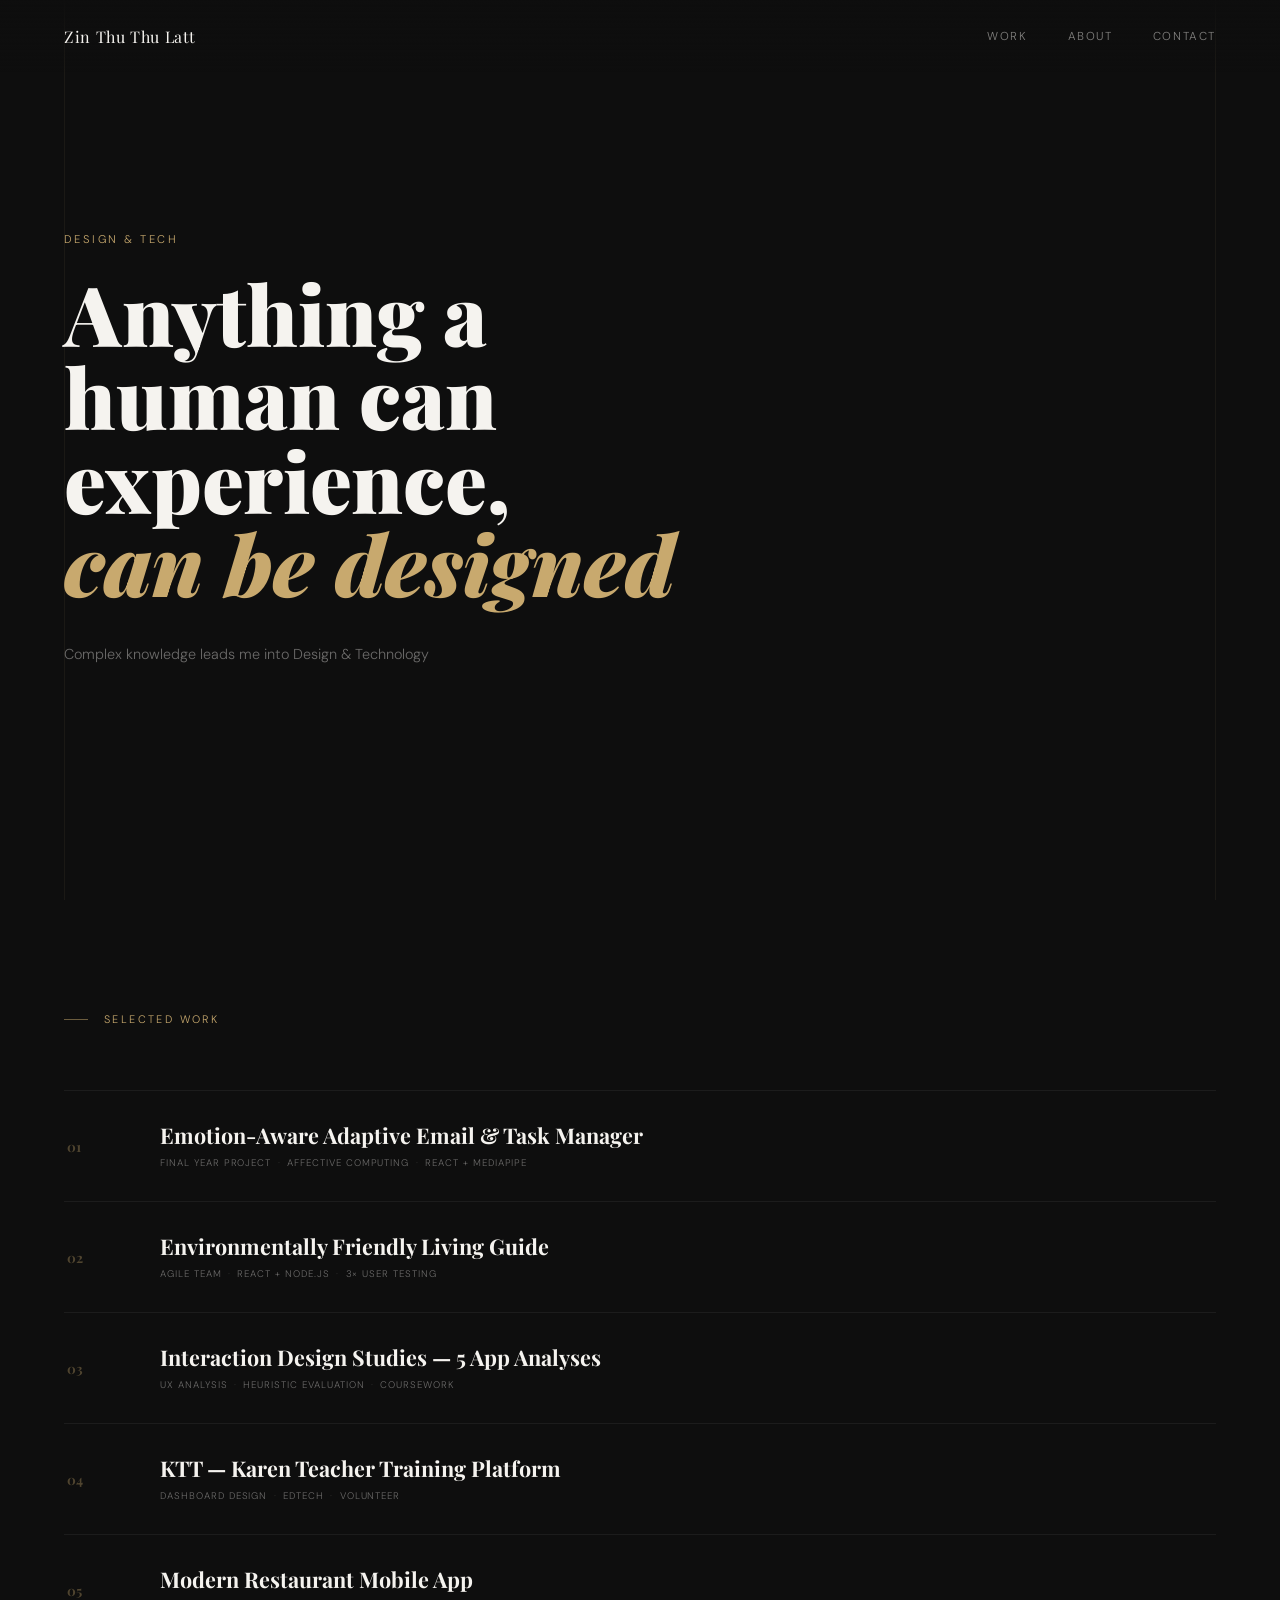
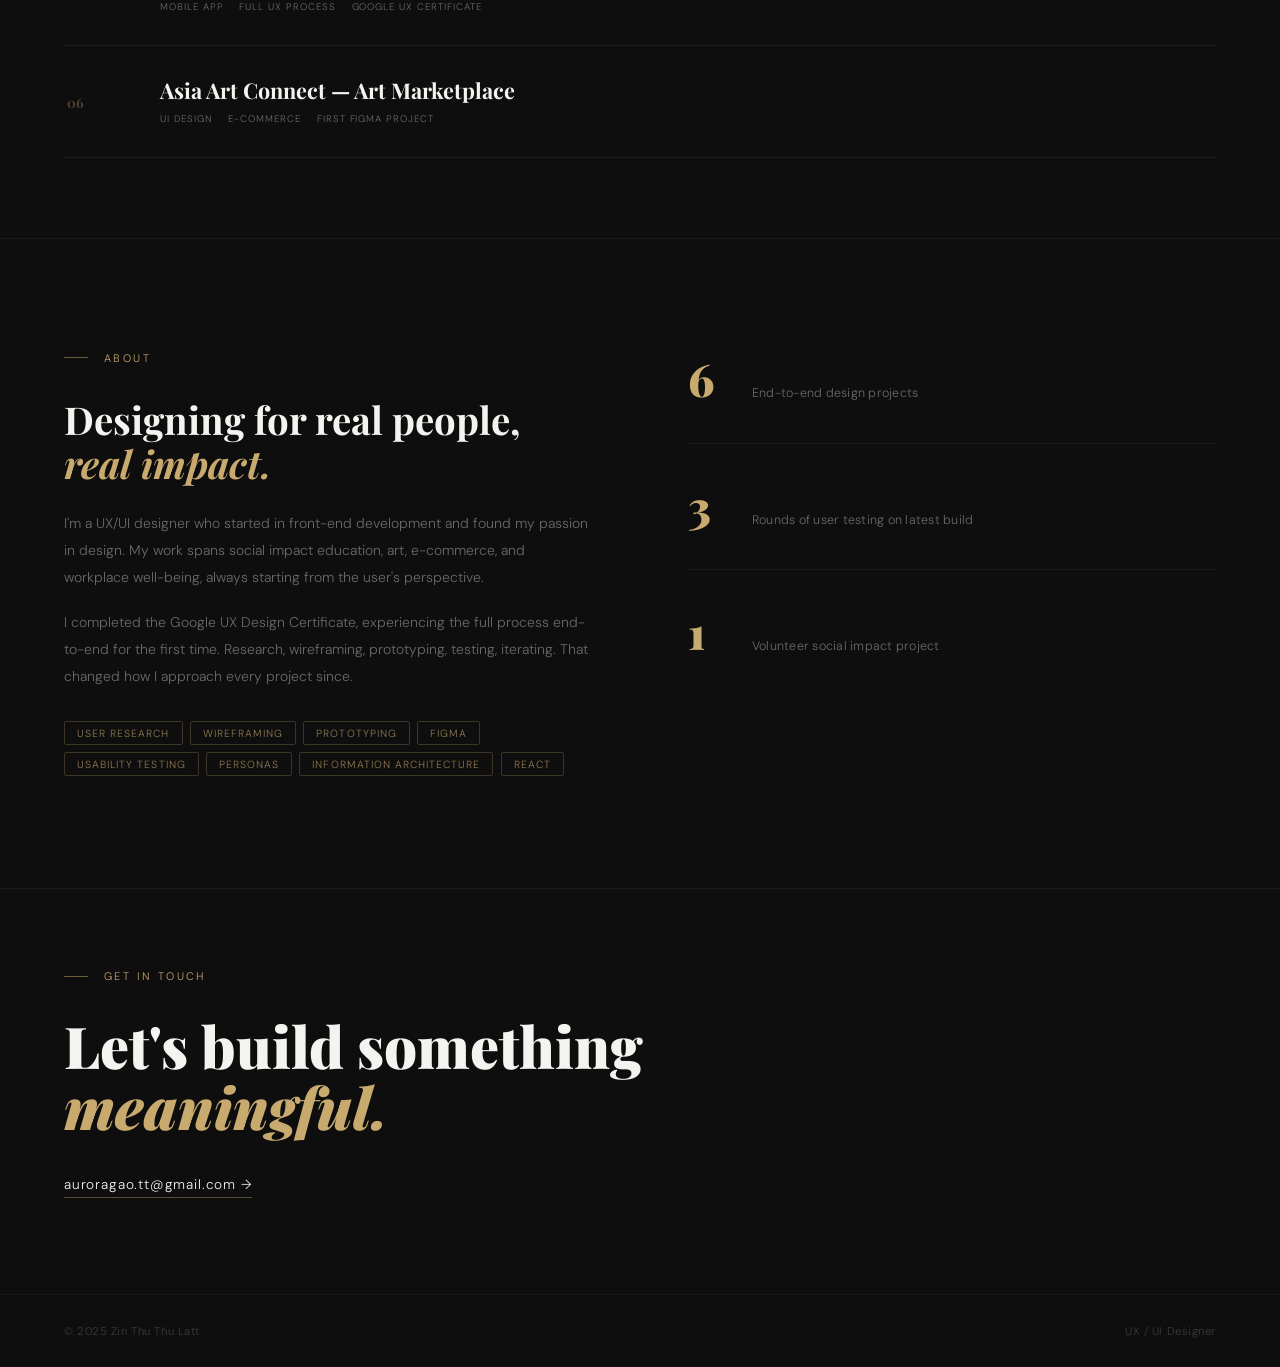
<file: index.html>
<!DOCTYPE html>
<html lang="en">
<head>
<meta charset="UTF-8">
<meta name="viewport" content="width=device-width, initial-scale=1.0">
<title>Zin Thu Thu Latt — UX Designer</title>
<link rel="preconnect" href="https://fonts.googleapis.com">
<link href="https://fonts.googleapis.com/css2?family=Playfair+Display:ital,wght@0,400;0,700;0,900;1,400&family=DM+Sans:wght@300;400;500&display=swap" rel="stylesheet">
<style>
  *, *::before, *::after { box-sizing: border-box; margin: 0; padding: 0; }
  :root { --black:#0e0e0e; --white:#f5f3ef; --accent:#c8a96e; --card-bg:#161616; --muted:rgba(245,243,239,0.4); }
  html { scroll-behavior: smooth; }
  body { background:var(--black); color:var(--white); font-family:'DM Sans',sans-serif; font-weight:300; overflow-x:hidden; }

  /* ── NAV ─────────────────────────────────── */
  nav { position:fixed; top:0; left:0; right:0; z-index:100; display:flex; justify-content:space-between; align-items:center; padding:1.6rem 4rem; }
  nav::before { content:''; position:absolute; inset:0; background:linear-gradient(to bottom,rgba(14,14,14,0.95) 0%,transparent 100%); pointer-events:none; }
  .nav-name { font-family:'Playfair Display',serif; font-size:1rem; letter-spacing:0.04em; position:relative; }
  .nav-links { display:flex; gap:2.5rem; position:relative; }
  .nav-links a { color:var(--white); text-decoration:none; font-size:0.72rem; letter-spacing:0.14em; text-transform:uppercase; opacity:0.5; transition:opacity 0.2s; }
  .nav-links a:hover { opacity:1; }

  /* ── HERO ────────────────────────────────── */
  #hero { height:100vh; display:flex; flex-direction:column; justify-content:center; padding:0 4rem; position:relative; overflow:hidden; }
  .hero-line { position:absolute; top:0; left:4rem; width:1px; height:100%; background:rgba(200,169,110,0.07); }
  .hero-line-r { position:absolute; top:0; right:4rem; width:1px; height:100%; background:rgba(200,169,110,0.07); }
  .hero-content { position:relative; max-width:700px; }
  .hero-eyebrow { font-size:0.7rem; letter-spacing:0.22em; text-transform:uppercase; color:var(--accent); margin-bottom:1.6rem; opacity:0; animation:fadeUp 0.7s ease 0.1s forwards; }
  .hero-title { font-family:'Playfair Display',serif; font-size:clamp(3rem,6.5vw,5.5rem); font-weight:900; line-height:1.0; margin-bottom:2.4rem; opacity:0; animation:fadeUp 0.8s ease 0.3s forwards; }
  .hero-title em { font-style:italic; color:var(--accent); }
  .hero-tagline { font-size:0.9rem; line-height:1.8; color:var(--muted); max-width:380px; opacity:0; animation:fadeUp 0.8s ease 0.55s forwards; }
  .hero-scroll { position:absolute; bottom:3rem; left:4rem; font-size:0.65rem; letter-spacing:0.18em; text-transform:uppercase; color:rgba(245,243,239,0.25); display:flex; align-items:center; gap:0.8rem; opacity:0; animation:fadeUp 0.8s ease 0.9s forwards; }
  .hero-scroll::before { content:''; display:block; width:30px; height:1px; background:var(--accent); opacity:0.4; }
  @keyframes fadeUp { from{opacity:0;transform:translateY(20px)} to{opacity:1;transform:translateY(0)} }

  /* ── PROJECTS ────────────────────────────── */
  #projects { padding:7rem 4rem 5rem; }
  .section-eyebrow { font-size:0.68rem; letter-spacing:0.22em; text-transform:uppercase; color:var(--accent); margin-bottom:4rem; display:flex; align-items:center; gap:1rem; }
  .section-eyebrow::before { content:''; display:block; width:24px; height:1px; background:var(--accent); opacity:0.5; }

  /* Project list — rows not tall cards */
  .project-list { display:flex; flex-direction:column; }
  .project-row { display:grid; grid-template-columns:4rem 1fr auto; align-items:center; gap:2rem; padding:2rem 0; border-bottom:1px solid rgba(255,255,255,0.06); cursor:pointer; transition:background 0.2s; position:relative; }
  .project-row:first-child { border-top:1px solid rgba(255,255,255,0.06); }
  .project-row:hover { background:rgba(255,255,255,0.02); }
  .project-row:hover .row-arrow { opacity:1; transform:translateX(0); }
  .project-row:hover .row-title { color:var(--accent); }

  .row-num { font-family:'Playfair Display',serif; font-size:0.85rem; color:rgba(200,169,110,0.35); font-weight:700; padding-left:0.2rem; }
  .row-body { display:flex; flex-direction:column; gap:0.35rem; }
  .row-title { font-family:'Playfair Display',serif; font-size:1.35rem; font-weight:700; line-height:1.2; transition:color 0.2s; }
  .row-tags { display:flex; flex-wrap:wrap; gap:0.4rem; margin-top:0.1rem; }
  .row-tag { font-size:0.6rem; letter-spacing:0.1em; text-transform:uppercase; color:var(--muted); }
  .row-tag + .row-tag::before { content:'·'; margin-right:0.4rem; opacity:0.4; }
  .row-arrow { font-size:0.8rem; color:var(--accent); opacity:0; transform:translateX(-6px); transition:opacity 0.2s, transform 0.2s; white-space:nowrap; font-size:0.75rem; letter-spacing:0.08em; }

  /* ── ABOUT ───────────────────────────────── */
  #about { padding:7rem 4rem; display:grid; grid-template-columns:1fr 1fr; gap:6rem; align-items:start; border-top:1px solid rgba(255,255,255,0.05); }
  .about-title { font-family:'Playfair Display',serif; font-size:clamp(1.8rem,3vw,2.6rem); font-weight:700; line-height:1.15; margin-bottom:1.6rem; }
  .about-title em { font-style:italic; color:var(--accent); }
  .about-text { font-size:0.875rem; line-height:1.9; color:var(--muted); margin-bottom:1.2rem; }
  .about-skills { display:flex; flex-wrap:wrap; gap:0.45rem; margin-top:2rem; }
  .skill-tag { font-size:0.65rem; letter-spacing:0.1em; text-transform:uppercase; border:1px solid rgba(200,169,110,0.25); color:rgba(200,169,110,0.7); padding:0.28rem 0.75rem; border-radius:2px; }

  .about-stats { display:flex; flex-direction:column; gap:2.5rem; padding-top:0.4rem; }
  .stat-row { display:flex; align-items:baseline; gap:1rem; padding-bottom:2.5rem; border-bottom:1px solid rgba(255,255,255,0.05); }
  .stat-row:last-child { border-bottom:none; padding-bottom:0; }
  .stat-num { font-family:'Playfair Display',serif; font-size:2.8rem; font-weight:900; color:var(--accent); line-height:1; min-width:3rem; }
  .stat-label { font-size:0.78rem; color:var(--muted); line-height:1.5; letter-spacing:0.02em; }

  /* ── CONTACT ─────────────────────────────── */
  #contact { padding:5rem 4rem 6rem; border-top:1px solid rgba(255,255,255,0.05); display:flex; flex-direction:column; align-items:flex-start; }
  .contact-label { font-size:0.68rem; letter-spacing:0.22em; text-transform:uppercase; color:var(--accent); margin-bottom:2rem; display:flex; align-items:center; gap:1rem; }
  .contact-label::before { content:''; display:block; width:24px; height:1px; background:var(--accent); opacity:0.5; }
  .contact-title { font-family:'Playfair Display',serif; font-size:clamp(2rem,4.5vw,3.6rem); font-weight:900; line-height:1.05; margin-bottom:2.5rem; }
  .contact-title em { font-style:italic; color:var(--accent); }
  .contact-email { display:inline-flex; align-items:center; gap:0.6rem; font-size:0.85rem; letter-spacing:0.06em; color:var(--white); text-decoration:none; border-bottom:1px solid rgba(200,169,110,0.4); padding-bottom:0.25rem; transition:color 0.2s,border-color 0.2s; }
  .contact-email:hover { color:var(--accent); border-color:var(--accent); }

  /* ── FOOTER ──────────────────────────────── */
  footer { padding:1.8rem 4rem; display:flex; justify-content:space-between; align-items:center; border-top:1px solid rgba(255,255,255,0.04); }
  footer span { font-size:0.7rem; color:rgba(245,243,239,0.2); letter-spacing:0.05em; }

  /* ── MODAL ───────────────────────────────── */
  .modal-backdrop { position:fixed; inset:0; z-index:200; background:rgba(0,0,0,0.93); backdrop-filter:blur(8px); display:none; align-items:flex-start; justify-content:center; padding:2rem; overflow-y:auto; }
  .modal-backdrop.open { display:flex; }
  .modal { background:#131313; border:1px solid rgba(255,255,255,0.08); max-width:920px; width:100%; margin-top:2rem; margin-bottom:2rem; border-radius:4px; overflow:hidden; animation:modalIn 0.35s cubic-bezier(0.25,0.46,0.45,0.94); }
  @keyframes modalIn { from{opacity:0;transform:translateY(30px)} to{opacity:1;transform:translateY(0)} }
  .modal-close { position:absolute; top:1.5rem; right:1.5rem; background:rgba(255,255,255,0.08); border:none; color:var(--white); width:36px; height:36px; border-radius:50%; cursor:pointer; font-size:1rem; display:flex; align-items:center; justify-content:center; transition:background 0.2s; z-index:10; }
  .modal-close:hover { background:rgba(255,255,255,0.15); }
  .modal-hero-banner { width:100%; height:280px; display:flex; align-items:center; justify-content:center; }
  .modal-body { padding:2.5rem 3rem; }
  .modal-tag { color:var(--accent); font-size:0.7rem; letter-spacing:0.15em; text-transform:uppercase; margin-bottom:0.7rem; }
  .modal-title { font-family:'Playfair Display',serif; font-size:2rem; font-weight:700; margin-bottom:0.5rem; }
  .modal-subtitle { font-size:0.9rem; color:rgba(245,243,239,0.4); margin-bottom:1.8rem; }
  .modal-h { font-size:0.72rem; letter-spacing:0.15em; text-transform:uppercase; color:var(--accent); margin:2rem 0 0.7rem; }
  .modal-p { font-size:0.88rem; line-height:1.85; color:rgba(245,243,239,0.65); }
  .modal-meta { display:flex; gap:2.5rem; flex-wrap:wrap; margin-top:1.8rem; padding-top:1.8rem; border-top:1px solid rgba(255,255,255,0.06); }
  .modal-meta-item label { display:block; font-size:0.65rem; letter-spacing:0.15em; text-transform:uppercase; color:var(--accent); margin-bottom:0.3rem; }
  .modal-meta-item span { font-size:0.85rem; color:rgba(245,243,239,0.7); }
  .modal-screens { margin-top:2.5rem; display:grid; grid-template-columns:1fr 1fr; gap:0.6rem; }
  .screen-block .img-wrap { height:190px; border-radius:2px; overflow:hidden; display:flex; align-items:center; justify-content:center; }
  .screen-label { font-size:0.62rem; letter-spacing:0.08em; color:rgba(245,243,239,0.3); margin-top:0.35rem; text-transform:uppercase; }
  .modal-links { display:flex; gap:1.5rem; margin-top:2rem; flex-wrap:wrap; }
  .modal-link { display:inline-flex; align-items:center; gap:0.5rem; font-size:0.75rem; letter-spacing:0.1em; text-transform:uppercase; color:var(--accent); text-decoration:none; border-bottom:1px solid rgba(200,169,110,0.3); padding-bottom:0.2rem; transition:border-color 0.2s; }
  .modal-link:hover { border-color:var(--accent); }
  .process-grid { display:grid; grid-template-columns:repeat(3,1fr); gap:1rem; margin-top:0.8rem; }
  .process-step { background:rgba(255,255,255,0.03); border:1px solid rgba(255,255,255,0.06); border-radius:3px; padding:1rem; }
  .process-step-num { font-family:'Playfair Display',serif; font-size:1.4rem; color:var(--accent); opacity:0.5; }
  .process-step-label { font-size:0.72rem; letter-spacing:0.08em; text-transform:uppercase; color:rgba(245,243,239,0.6); margin-top:0.3rem; }
  .callout { background:rgba(200,169,110,0.06); border-left:2px solid var(--accent); padding:1rem 1.2rem; margin-top:1rem; border-radius:0 3px 3px 0; }
  .callout p { font-size:0.85rem; line-height:1.7; color:rgba(245,243,239,0.7); font-style:italic; }

  /* ── RESPONSIVE ──────────────────────────── */
  @media (max-width:768px) {
    nav, #hero, #projects, #about, #contact, footer { padding-left:1.5rem; padding-right:1.5rem; }
    .hero-line, .hero-line-r { display:none; }
    .project-row { grid-template-columns:2.5rem 1fr; gap:1rem; }
    .row-arrow { display:none; }
    #about { grid-template-columns:1fr; gap:3.5rem; }
    .modal-body { padding:1.5rem; }
    .modal-screens, .process-grid { grid-template-columns:1fr; }
  }
</style>
</head>
<body>

<!-- NAV -->
<nav>
  <div class="nav-name">Zin Thu Thu Latt</div>
  <div class="nav-links">
    <a href="#projects">Work</a>
    <a href="#about">About</a>
    <a href="#contact">Contact</a>
  </div>
</nav>

<!-- HERO -->
<section id="hero">
  <div class="hero-line"></div>
  <div class="hero-line-r"></div>
  <div class="hero-content">
    <p class="hero-eyebrow">Design & Tech</p>
    <h1 class="hero-title">Anything a human can experience,<br><em>can be designed</em></h1>
    <p class="hero-tagline">Complex knowledge leads me into Design & Technology</p>
  </div>
</section>

<!-- PROJECTS -->
<section id="projects">
  <div class="section-eyebrow">Selected Work</div>
  <div class="project-list">

    <!-- Show case project 1 -->
     <div class="project-row" onclick="openModal('fyp')">
      <div class="row-num">01</div>
      <div class="row-body">
        <div class="row-title">Emotion-Aware Adaptive Email &amp; Task Manager</div>
        <div class="row-tags">
          <span class="row-tag">Final Year Project</span>
          <span class="row-tag">Affective Computing</span>
          <span class="row-tag">React + MediaPipe</span>
        </div>
      </div>
      <div class="row-arrow">View case study →</div>
    </div>

    <!-- Show case project 2 -->
      <div class="project-row" onclick="openModal('eco')">
        <div class="row-num">02</div>
        <div class="row-body">
          <div class="row-title">Environmentally Friendly Living Guide</div>
          <div class="row-tags">
            <span class="row-tag">Agile Team</span>
            <span class="row-tag">React + Node.js</span>
            <span class="row-tag">3× User Testing</span>
          </div>
        </div>
        <div class="row-arrow">View case study →</div>
    </div>

    <!-- Show case project 3 -->
     <div class="project-row" onclick="openModal('id')">
      <div class="row-num">03</div>
      <div class="row-body">
        <div class="row-title">Interaction Design Studies — 5 App Analyses</div>
        <div class="row-tags">
          <span class="row-tag">UX Analysis</span>
          <span class="row-tag">Heuristic Evaluation</span>
          <span class="row-tag">Coursework</span>
        </div>
      </div>
      <div class="row-arrow">View case study →</div>
    </div>

    <!-- Show case project 4 -->
    <div class="project-row" onclick="openModal('ktt')">
      <div class="row-num">04</div>
      <div class="row-body">
        <div class="row-title">KTT — Karen Teacher Training Platform</div>
        <div class="row-tags">
          <span class="row-tag">Dashboard Design</span>
          <span class="row-tag">EdTech</span>
          <span class="row-tag">Volunteer</span>
        </div>
      </div>
      <div class="row-arrow">View case study →</div>
    </div>

    <!-- Show case project 5 -->
     <div class="project-row" onclick="openModal('resto')">
      <div class="row-num">05</div>
      <div class="row-body">
        <div class="row-title">Modern Restaurant Mobile App</div>
        <div class="row-tags">
          <span class="row-tag">Mobile App</span>
          <span class="row-tag">Full UX Process</span>
          <span class="row-tag">Google UX Certificate</span>
        </div>
      </div>
      <div class="row-arrow">View case study →</div>
    </div>

    <!-- Show case project 6 -->
    <div class="project-row" onclick="openModal('aac')">
      <div class="row-num">06</div>
      <div class="row-body">
        <div class="row-title">Asia Art Connect — Art Marketplace</div>
        <div class="row-tags">
          <span class="row-tag">UI Design</span>
          <span class="row-tag">E-Commerce</span>
          <span class="row-tag">First Figma Project</span>
        </div>
      </div>
      <div class="row-arrow">View case study →</div>
    </div>

 

    

    

  </div>
</section>

<!-- ABOUT -->
<section id="about">
  <div>
    <div class="section-eyebrow" style="margin-bottom:2rem;">About</div>
    <h2 class="about-title">Designing for real people,<br><em>real impact.</em></h2>
    <p class="about-text">I'm a UX/UI designer who started in front-end development and found my passion in design. My work spans social impact education, art, e-commerce, and workplace well-being, always starting from the user's perspective.</p>
    <p class="about-text">I completed the Google UX Design Certificate, experiencing the full process end-to-end for the first time. Research, wireframing, prototyping, testing, iterating. That changed how I approach every project since.</p>
    <div class="about-skills">
      <span class="skill-tag">User Research</span>
      <span class="skill-tag">Wireframing</span>
      <span class="skill-tag">Prototyping</span>
      <span class="skill-tag">Figma</span>
      <span class="skill-tag">Usability Testing</span>
      <span class="skill-tag">Personas</span>
      <span class="skill-tag">Information Architecture</span>
      <span class="skill-tag">React</span>
    </div>
  </div>
  <div class="about-stats">
    <div class="stat-row">
      <div class="stat-num">6</div>
      <div class="stat-label">End-to-end design projects</div>
    </div>
    <div class="stat-row">
      <div class="stat-num">3</div>
      <div class="stat-label">Rounds of user testing on latest build</div>
    </div>
    <div class="stat-row">
      <div class="stat-num">1</div>
      <div class="stat-label">Volunteer social impact project</div>
    </div>
  </div>
</section>

<!-- CONTACT -->
<section id="contact">
  <div class="contact-label">Get In Touch</div>
  <h2 class="contact-title">Let's build something<br><em>meaningful.</em></h2>
  <a href="mailto:auroragao.tt@gmail.com" class="contact-email">auroragao.tt@gmail.com →</a>
</section>

<footer>
  <span>© 2025 Zin Thu Thu Latt</span>
  <span>UX / UI Designer</span>
</footer>

<!-- ═══════════════════════════════════════════
     MODALS — untouched from original
═══════════════════════════════════════════ -->
<div class="modal-backdrop" id="modalBackdrop" onclick="closeModal(event)">
  <div class="modal" id="modalContent">
    <div style="position:relative;">
      <button class="modal-close" onclick="closeModalDirect()">✕</button>

      <!-- RESTAURANT MODAL -->
      <div id="modal-resto" class="modal-inner" style="display:none;">
        <div class="modal-hero-banner" style="background:linear-gradient(135deg,#1a1208,#3a2a10);">
          <span style="font-family:'Playfair Display',serif;font-size:1.6rem;color:rgba(255,255,255,0.12);letter-spacing:0.05em;">Modern Restaurant App</span>
        </div>
        <div class="modal-body">
          <div class="modal-tag">Google UX Design Certificate · Mobile App · April – Sep 2023</div>
          <div class="modal-title">Modern Restaurant Mobile App</div>
          <div class="modal-subtitle">Delivery, ordering & table reservation for a fusion restaurant with a sunset view</div>

          <div class="modal-h">The Problem</div>
          <div class="modal-p">Two overlapping challenges: during peak hours, customers couldn't get quality food delivered — they had to dine in. And since the restaurant sits at a scenic sunset-view location, securing a spot was becoming a source of anxiety for regulars.</div>

          <div class="modal-h">The Goal</div>
          <div class="modal-p">Design a mobile app that solves both: an online ordering and delivery system, and a table reservation flow with sunset seating as a key feature.</div>

          <div class="modal-h">Design Process</div>
          <div class="process-grid">
            <div class="process-step"><div class="process-step-num">01</div><div class="process-step-label">User Research</div></div>
            <div class="process-step"><div class="process-step-num">02</div><div class="process-step-label">Personas & Journey Maps</div></div>
            <div class="process-step"><div class="process-step-num">03</div><div class="process-step-label">Paper Wireframes</div></div>
            <div class="process-step"><div class="process-step-num">04</div><div class="process-step-label">Digital Wireframes & Lo-Fi</div></div>
            <div class="process-step"><div class="process-step-num">05</div><div class="process-step-label">2× Usability Studies</div></div>
            <div class="process-step"><div class="process-step-num">06</div><div class="process-step-label">Hi-Fi Prototype</div></div>
          </div>

          <div class="modal-h">Research Insights</div>
          <div class="modal-p">Target users were 18–60 year olds who order delivery at least twice a week or dine out regularly. Three key pain points emerged: younger users wanted to secure sunset seats in advance; most customers requested a mobile app for ordering ahead or delivery; and the restaurant's quality food was inaccessible to those who couldn't dine in.</div>

          <div class="modal-h">Key Design Decisions</div>
          <div class="modal-p">A preview menu page lets users scan all dishes at a glance without opening each item individually — directly addressing a frustration found in Round 1 testing. The navigation bar uses a "more" button with a slider menu to separate food categories from other pages, solving a navigation confusion identified in testing. Promotional content was moved to fill the entire first screen after users struggled to notice it in the earlier layout.</div>

          <div class="modal-h">What Usability Testing Changed</div>
          <div class="modal-p">Round 1 revealed users were frustrated by the absence of a confirmation screen after entering card details, and couldn't easily find the reservation page. Round 2 surfaced concerns from elderly users about delivery complexity, questions about payment options, and doubts about menu readability on small screens. Both rounds directly shaped the final design.</div>

          <div class="callout"><p>"Feedback really matters — as a designer you inevitably miss things. The final design was so much better than what I originally imagined, because of what real users told me."</p></div>

          <div class="modal-h">Accessibility</div>
          <div class="modal-p">Icons used throughout for easy navigation without relying on text labels. Preview and detail views ensure menus are readable at any screen size. Colour contrast and generous white space applied throughout to support a wide range of users including elderly customers.</div>

          <div class="modal-links">
            <a class="modal-link" href="https://www.figma.com/proto/MWrKHX2dgRuTAzLFhBjMqx/mobile-app-for-a-modern-restaurant?page-id=271%3A564&node-id=271-565&scaling=min-zoom&starting-point-node-id=271%3A565&mode=design" target="_blank">View Hi-Fi Prototype ↗</a>
            <a class="modal-link" href="https://docs.google.com/presentation/d/1XikKE5m-fcU7cVZJea4qB-xmMN-dWlsaASKREHJRz8o/edit?usp=sharing" target="_blank">Full Case Study Slides ↗</a>
          </div>

          <div class="modal-meta">
            <div class="modal-meta-item"><label>Role</label><span>UX Designer</span></div>
            <div class="modal-meta-item"><label>Platform</label><span>Mobile App (iOS)</span></div>
            <div class="modal-meta-item"><label>Duration</label><span>April – Sep 2023</span></div>
            <div class="modal-meta-item"><label>Tools</label><span>Figma</span></div>
            <div class="modal-meta-item"><label>Course</label><span>Google UX Design Certificate</span></div>
          </div>
        </div>
      </div>

      <!-- KTT MODAL -->
      <div id="modal-ktt" class="modal-inner" style="display:none;">
        <div class="modal-hero-banner" style="background:linear-gradient(135deg,#2a2230,#3d2f4a);">
          <span style="font-family:'Playfair Display',serif;font-size:1.6rem;color:rgba(255,255,255,0.12);">KTT Platform</span>
        </div>
        <div class="modal-body">
          <div class="modal-tag">Volunteer · UX Design · EdTech · 2022</div>
          <div class="modal-title">KTT — Karen Teacher Training Platform</div>
          <div class="modal-subtitle">Free education platform for primary school teachers in Karen refugee camps</div>

          <div class="modal-h">Overview</div>
          <div class="modal-p">KTT is a free online platform built to give primary school teachers in Karen refugee camps access to structured educational content — something they had no reliable way to access before. As a volunteer UX designer, I was responsible for the entire teacher-facing dashboard: creating and organising courses, chapters, lectures, and quizzes, uploading content, and submitting for admin approval before it reaches students.</div>

          <div class="modal-h">Key Design Decisions</div>
          <div class="modal-p">The sidebar uses a clear Create / Edit structure — keeping the mental model simple: you either make something new or manage something existing. Every content form includes a Preview step before final upload, so teachers see exactly what students will see before committing. The approval workflow includes a structured checklist (Course Name, Tags, Description word count, Cover Image) giving admins a consistent, systematic way to review submissions rather than a freeform judgement call.</div>

          <div class="modal-h">Honest Reflection</div>
          <div class="modal-p">This project had no formal design process — I went straight to prototype without user interviews or usability testing. The biggest challenge wasn't the design itself but the collaboration: a fully remote, all-volunteer team of developers, designers, and non-technical stakeholders, where no one could push anyone else to deliver. Communication gaps meant some decisions were made without full context. If I were to revisit this, I'd run even a lightweight research session with actual teachers before finalising any flows.</div>

          <div class="modal-meta">
            <div class="modal-meta-item"><label>Role</label><span>UX Designer (Volunteer)</span></div>
            <div class="modal-meta-item"><label>Platform</label><span>Web App — Teacher Dashboard</span></div>
            <div class="modal-meta-item"><label>Tools</label><span>Figma</span></div>
            <div class="modal-meta-item"><label>Year</label><span>2022</span></div>
          </div>

          <div class="modal-screens">
            <div class="screen-block">
              <div class="img-wrap" style="background:#2a2230;"><span style="font-size:0.7rem;letter-spacing:0.08em;text-transform:uppercase;color:rgba(255,255,255,0.2);">Dashboard Overview</span></div>
              <div class="screen-label">Content admin dashboard with courses + activity log</div>
            </div>
            <div class="screen-block">
              <div class="img-wrap" style="background:#252035;"><span style="font-size:0.7rem;letter-spacing:0.08em;text-transform:uppercase;color:rgba(255,255,255,0.2);">Edit All Chapters</span></div>
              <div class="screen-label">Table view with pagination and inline actions</div>
            </div>
            <div class="screen-block">
              <div class="img-wrap" style="background:#221e33;"><span style="font-size:0.7rem;letter-spacing:0.08em;text-transform:uppercase;color:rgba(255,255,255,0.2);">Create New Course</span></div>
              <div class="screen-label">Form with word count, upload and preview</div>
            </div>
            <div class="screen-block">
              <div class="img-wrap" style="background:#201d35;"><span style="font-size:0.7rem;letter-spacing:0.08em;text-transform:uppercase;color:rgba(255,255,255,0.2);">Approval Checklist</span></div>
              <div class="screen-label">Structured admin review with pass/fail criteria</div>
            </div>
          </div>
        </div>
      </div>

      <!-- AAC MODAL -->
      <div id="modal-aac" class="modal-inner" style="display:none;">
        <div class="modal-hero-banner" style="background:linear-gradient(135deg,#1e1a15,#2e2518);">
          <span style="font-family:'Playfair Display',serif;font-size:1.6rem;color:rgba(255,255,255,0.12);">Asia Art Connect</span>
        </div>
        <div class="modal-body">
          <div class="modal-tag">UI Design · E-Commerce · Art Gallery · 2021</div>
          <div class="modal-title">Asia Art Connect — Art Marketplace</div>
          <div class="modal-subtitle">E-commerce platform for emerging artists across Myanmar and Asia</div>

          <div class="modal-h">Overview</div>
          <div class="modal-p">Asia Art Connect (AAC) was established in Yangon in 2018 to discover and promote young and emerging artists — not just in Myanmar, but wherever they can be found. The platform offers art sales, custom portrait commissions, a virtual gallery, art classes, and interior consulting. I joined as a front-end developer intern and took the lead on UI design — my very first project in Figma.</div>

          <div class="modal-h">Design Approach</div>
          <div class="modal-p">The visual identity leans into an editorial, gallery aesthetic: thin elegant typography, generous white space, and watercolour washes as background texture to echo the art world itself. For the gallery I used an asymmetric layout mimicking how real galleries hang work — varied frame sizes, unexpected placement. The login and register screens use a distinctive rose-tinted geometric card motif, making the auth experience memorable. The seller listing page is deliberately minimal, reducing friction for artists uploading their work.</div>

          <div class="modal-h">Honest Reflection</div>
          <div class="modal-p">This was my first Figma project and I went straight to high-fidelity without any wireframing or user research. Looking back, the gallery and learning pages could benefit from clearer hierarchy and better mobile considerations. But more importantly, this project is what made me want to study UX properly — I realised visual design without understanding user goals and behaviour is only half the job. It's what led me to the Google UX Design Certificate.</div>

          <div class="modal-meta">
            <div class="modal-meta-item"><label>Role</label><span>UI Designer / Front-end Intern</span></div>
            <div class="modal-meta-item"><label>Platform</label><span>Website — E-Commerce</span></div>
            <div class="modal-meta-item"><label>Tools</label><span>Figma</span></div>
            <div class="modal-meta-item"><label>Year</label><span>2021</span></div>
          </div>

          <div class="modal-screens">
            <div class="screen-block">
              <div class="img-wrap" style="background:#1e1a15;"><span style="font-size:0.7rem;letter-spacing:0.08em;text-transform:uppercase;color:rgba(255,255,255,0.2);">Homepage</span></div>
              <div class="screen-label">Hero with company intro + virtual gallery CTA</div>
            </div>
            <div class="screen-block">
              <div class="img-wrap" style="background:#1c1a12;"><span style="font-size:0.7rem;letter-spacing:0.08em;text-transform:uppercase;color:rgba(255,255,255,0.2);">Gallery Purchase</span></div>
              <div class="screen-label">Artist cards with artwork and add-to-cart</div>
            </div>
            <div class="screen-block">
              <div class="img-wrap" style="background:#191810;"><span style="font-size:0.7rem;letter-spacing:0.08em;text-transform:uppercase;color:rgba(255,255,255,0.2);">Learning Page</span></div>
              <div class="screen-label">Classes for kids and adults with watercolour backgrounds</div>
            </div>
            <div class="screen-block">
              <div class="img-wrap" style="background:#1b1910;"><span style="font-size:0.7rem;letter-spacing:0.08em;text-transform:uppercase;color:rgba(255,255,255,0.2);">Seller Page</span></div>
              <div class="screen-label">Artist listing form with sell history</div>
            </div>
          </div>
        </div>
      </div>

      <!-- ECO MODAL -->
      <div id="modal-eco" class="modal-inner" style="display:none;">
        <div class="modal-hero-banner" style="background:linear-gradient(135deg,#0d1f18,#1a3d2a);">
          <span style="font-family:'Playfair Display',serif;font-size:1.6rem;color:rgba(255,255,255,0.12);letter-spacing:0.05em;">Eco Living Guide</span>
        </div>
        <div class="modal-body">
          <div class="modal-tag">Agile Team Project · UX/UI Design · Research · 2024</div>
          <div class="modal-title">Environmentally Friendly Living Guide</div>
          <div class="modal-subtitle">A full-stack eco platform — prototyped, tested, and built with a 4-person agile team</div>

          <div class="modal-h">Overview</div>
          <div class="modal-p">This was a university agile software project built with a team of four. The goal: design and develop a real website that brings together eco-friendly resources, events, and community tools for people at any stage of their sustainability journey. I was responsible for UX/UI design, all three rounds of user testing, the design system, prototyping in Figma, and the non-technical project documentation. The team built a full React + Node.js + MariaDB production website within a 6-week sprint.</div>

          <div class="modal-h">The Problem Space</div>
          <div class="modal-p">Through market research across five competitor sites (EcoWatch, TreeHugger, Earth911, Sustainable Living Guide, Green Living Ideas), we found that every existing platform relied solely on their own authored content, had limited filtering, and none offered event creation or volunteer features. Our differentiator: a unified content index of curated third-party resources, advanced filtering, user-submitted content, and community event organisation — all built without ad-revenue pressure as a non-profit project.</div>

          <div class="modal-h">My Role</div>
          <div class="modal-p">While teammates handled front-end development (React, Tailwind CSS) and back-end (Node.js, MariaDB, JWT auth), I owned the entire design and research stream. This included running three rounds of user testing with Google Forms, creating the Figma high-fidelity prototype, defining the colour system and typography, researching filter/search UI patterns, and writing the majority of both the midterm and final reports. I also contributed minor front-end work — adding images, Tailwind CSS resizing, content links, and page connections.</div>

          <div class="modal-h">Design System</div>
          <div class="modal-p">The colour palette centres on #154752 — a blue-green that communicates reliability, calm, and nature without the wealth connotations of pure green. Two lighter tints (#154752 at 50% opacity and #DEEFEC) create depth and softness. Typography uses Poppins for taglines (distinctive, energetic), Verdana for body text (high readability across all browsers), with Candara dropped in production when its licensing requirements became clear. Rounded corners at 20–25px were deliberately chosen to communicate friendliness; sharp objects draw attention, round ones invite trust.</div>

          <div class="modal-h">Design Process</div>
          <div class="process-grid">
            <div class="process-step"><div class="process-step-num">01</div><div class="process-step-label">Market Research & SWOT</div></div>
            <div class="process-step"><div class="process-step-num">02</div><div class="process-step-label">User Surveys (Round 1)</div></div>
            <div class="process-step"><div class="process-step-num">03</div><div class="process-step-label">Lo-Fi Wireframes</div></div>
            <div class="process-step"><div class="process-step-num">04</div><div class="process-step-label">User Testing (Round 2)</div></div>
            <div class="process-step"><div class="process-step-num">05</div><div class="process-step-label">Hi-Fi Prototype (Figma)</div></div>
            <div class="process-step"><div class="process-step-num">06</div><div class="process-step-label">User Testing (Round 3)</div></div>
          </div>

          <div class="modal-h">User Testing — Three Rounds</div>
          <div class="modal-p">Round 1 (initial wireframe): 6 participants across mixed age groups, genders and occupations. Validated strong interest in eco-lifestyle content, volunteer opportunities (unexpectedly the top feature at 83.3%), and confirmed user-friendliness as a top priority. Round 2 (lo-fi prototype): 5 participants completed usability tasks. Navigation scored a perfect average of 1/5 (easiest). Key finding: pages felt too similar in layout, and font size needed reducing — both addressed in the hi-fi. Round 3 (hi-fi prototype): 5 participants, 9 questions, average score 4.75/5. Filter design and account creation scored 5/5 (100%). One outlier gave login discoverability a 2/5 — surfaced a real navigation gap. Open-ended feedback: users loved the clean feel but asked for real content to replace Lorem Ipsum placeholder text.</div>

          <div class="callout"><p>"The navigation is incredibly clear — I honestly just got mixed up by the lorem ipsum text. With actual content, this would be seamless." — User Testing Round 3</p></div>

          <div class="modal-h">Production Website</div>
          <div class="modal-p">After a final usability test on the skeleton production site confirmed the login, register, and filter flows all worked smoothly (average scores 1–1.2/5, where 1 = easiest), the team moved to the final build. Key front-end features included a data-driven filter engine unifying apps, articles, events, and videos into one searchable index; URL search parameters so filter state persisted across sessions and could be shared; a React component architecture with reusable Dropdown, Card Grid, Pagination, and Icon Text components; and responsive design tested across Chrome, Firefox, Safari, and Edge on both desktop and mobile.</div>

          <div class="modal-h">Challenges & Honest Reflection</div>
          <div class="modal-p">One team member was inactive from the start, reducing a 5-person project to 4 active contributors. Candara, chosen for the prototype, turned out to require a paid licence for web deployment — swapped late in development. Git merge conflicts during the integration phase cost time. Volunteer account creation had to be done from the server side rather than exposing a UI, due to time constraints. If I were doing this again, I'd push for even earlier testing on the production site — the skeleton testing revealed small but important UX gaps (a page refresh needed after account creation, subtle filter confusion) that could have been caught even sooner.</div>

          <div class="modal-screens">
            <div class="screen-block">
              <div class="img-wrap" style="background:linear-gradient(135deg,#0d1f18,#1a3d2a);"><span style="font-size:0.7rem;letter-spacing:0.08em;text-transform:uppercase;color:rgba(255,255,255,0.2);">Homepage</span></div>
              <div class="screen-label">Event highlights, blog cards, recommended apps, about section</div>
            </div>
            <div class="screen-block">
              <div class="img-wrap" style="background:#0f2a1e;"><span style="font-size:0.7rem;letter-spacing:0.08em;text-transform:uppercase;color:rgba(255,255,255,0.2);">Content Index + Filter</span></div>
              <div class="screen-label">Unified search across apps, articles, events, videos with URL-persistent filters</div>
            </div>
            <div class="screen-block">
              <div class="img-wrap" style="background:#0c1e14;"><span style="font-size:0.7rem;letter-spacing:0.08em;text-transform:uppercase;color:rgba(255,255,255,0.2);">Lifestyle Guide</span></div>
              <div class="screen-label">Beginner & pro guides with tips and tricks in card layout</div>
            </div>
            <div class="screen-block">
              <div class="img-wrap" style="background:#111f17;"><span style="font-size:0.7rem;letter-spacing:0.08em;text-transform:uppercase;color:rgba(255,255,255,0.2);">Events + Login</span></div>
              <div class="screen-label">Community event discovery, user auth with bcrypt + JWT tokens</div>
            </div>
          </div>

          <div class="modal-meta">
            <div class="modal-meta-item"><label>Role</label><span>UX/UI Designer · Researcher · Documenter</span></div>
            <div class="modal-meta-item"><label>Team</label><span>4 members (1 FE dev, 1 BE dev, 1 support)</span></div>
            <div class="modal-meta-item"><label>Platform</label><span>Web App (React + Node.js)</span></div>
            <div class="modal-meta-item"><label>Duration</label><span>Feb – Mar 2024</span></div>
            <div class="modal-meta-item"><label>Tools</label><span>Figma, React, Tailwind CSS, MariaDB</span></div>
            <div class="modal-meta-item"><label>Course</label><span>CM2020 Agile Software Project</span></div>
          </div>
        </div>
      </div>

      <!-- FYP MODAL -->
      <div id="modal-fyp" class="modal-inner" style="display:none;">
        <div class="modal-hero-banner" style="background:linear-gradient(135deg,#0d1a24,#12293a);">
          <span style="font-family:'Playfair Display',serif;font-size:1.6rem;color:rgba(255,255,255,0.12);letter-spacing:0.05em;">Wellness Hub</span>
        </div>
        <div class="modal-body">
          <div class="modal-tag">CM3070 Computer Science Final Year Project · CM3055 Interaction Design · 2025–2026</div>
          <div class="modal-title">Emotion-Aware Adaptive Email &amp; Task Manager</div>
          <div class="modal-subtitle">A working prototype that senses cognitive strain and adapts its interface to reduce workplace stress</div>

          <div class="modal-h">The Problem</div>
          <div class="modal-p">Traditional task and email tools treat every user, every moment, and every task as equal — they have no awareness of whether you're overwhelmed, focused, or burned out. Research by the WHO and McKinsey confirms that email overload, notification fatigue, and rapid task-switching are leading contributors to workplace mental health deterioration. Every existing tool reviewed (Jira, Trello, ClickUp, Notion, monday.com) fulfils organisational productivity needs, but none adapts to the user's real-time emotional state.</div>

          <div class="modal-h">The Goal</div>
          <div class="modal-p">Design and build a functional prototype of an email and task management tool that detects cognitive strain through facial expression and screen-time data, then adapts its interface to protect the user's attention and well-being — without being intrusive, authoritarian, or privacy-violating.</div>

          <div class="modal-h">Literature Foundation</div>
          <div class="modal-p">The project is grounded in four key bodies of research. Rosalind Picard's foundational work on affective computing established that systems needn't achieve perfect emotion recognition — value lies in appropriately responding to affective cues. Microsoft's (2022) study on digital workplace stress-reduction highlighted that just-in-time interventions are more engaging but that user agency must be preserved. Letmathe &amp; Noll (2024) demonstrated that frequent email-checking is a primary driver of poor performance, directly informing the batch-processing and focus-session design. Working memory research confirmed that cognitive overload causes downstream task failures, justifying selective notification suppression during high-stress periods.</div>

          <div class="modal-h">Design Process</div>
          <div class="process-grid">
            <div class="process-step"><div class="process-step-num">01</div><div class="process-step-label">Literature Review</div></div>
            <div class="process-step"><div class="process-step-num">02</div><div class="process-step-label">Persona &amp; Storyboard</div></div>
            <div class="process-step"><div class="process-step-num">03</div><div class="process-step-label">Lo-Fi Wireframes (Figma)</div></div>
            <div class="process-step"><div class="process-step-num">04</div><div class="process-step-label">Hi-Fi Prototype + Survey</div></div>
            <div class="process-step"><div class="process-step-num">05</div><div class="process-step-label">Initial Development + Testing</div></div>
            <div class="process-step"><div class="process-step-num">06</div><div class="process-step-label">Final Build + Evaluation</div></div>
          </div>

          <div class="modal-h">The Persona: "Alex"</div>
          <div class="modal-p">A storyboard was built around Alex, a mid-level manager, to ground the design in real workplace pain points identified in the literature: too many simultaneous tools, notification fatigue during peak hours, holiday-return cognitive paralysis from hundreds of unread emails, and the psychological inability to disconnect after office hours. These four stress-trigger scenarios defined the core feature set.</div>

          <div class="modal-h">Key Design Decisions</div>
          <div class="modal-p">The interface separates into two modes. Work Mode surfaces all tasks and emails in a density-appropriate layout with a blue tone chosen for its associations with calm professionalism. Focus Session — evolved from an earlier "rest mode" concept after user feedback flagged that stopping work mid-day felt unprofessional — hides non-urgent content, simplifies the layout, and makes wellness tools more prominent, all only after the user explicitly activates it. Colour coding (red/yellow/green urgency dots) and email priority ordering were informed by the email management strategies literature. The breathing exercise was retained across all testing rounds; the water challenge and social feed were cut after users found them distracting from the core productivity purpose.</div>

          <div class="modal-h">Privacy &amp; Consent Architecture</div>
          <div class="modal-p">Camera access is never activated automatically — the user must press "Enable Camera" before any browser permission is requested. Facial analysis uses a detection buffer: the system requires 12 repeated strain signals before it even suggests a focus session, preventing false positives from a single frown or blink. The system never changes the interface directly; it shows a dismissable notification first. Users can accept, dismiss, or exit focus mode at any time. This architecture was a direct response to the literature warning that fully automated emotion-driven systems erode workplace trust.</div>

          <div class="callout"><p>"The system does not assume that every detection of strain should automatically change the interface — it assumes the system should assist the user in deciding when a protected workspace would be beneficial."</p></div>

          <div class="modal-h">Technical Implementation</div>
          <div class="modal-p">Built as a React + Vite web application styled with Tailwind CSS. The mood monitor uses the browser's getUserMedia() API for camera capture, feeds the live stream into MediaPipe Face Landmarker for frame-by-frame blendshape analysis, and maps those values through a rule-based layer to prototype states: Neutral, Focused, Possible Strain, Fatigued. Screen-time progression and Pomodoro-inspired focus/break cycles were implemented through timed state transitions. A line-chart visualisation displays mood-score trends across days rather than a single static status value. The breathing exercise runs both as a full dedicated page and as a persistent animated widget pinned in the sidebar.</div>

          <div class="modal-h">User Testing — Three Rounds</div>
          <div class="modal-p">Round 1 (Figma survey, 4 participants): confirmed zero awareness of mental support features in any existing tool, and validated strong interest in focus sessions (75%) and light/dark mode (75%). The social feed and water challenge scored low for necessity. Round 2 (initial development, 5 face-to-face participants): navigation scored a perfect 5/5 across all tasks; the breathing panel and focus toggle generated positive first impressions; one participant raised the professional optics of a "rest mode" label — leading to the reframe as "Focus Session". Round 3 (final build, 4 participants with Likert scale + interview): focus mode and screen-time progress scored the highest for likelihood of use (5/5 and 5/5). Mood monitor scored lowest (2.5/5) — users valued the concept but remained concerned about camera tracking in a workplace, even with optional consent. All four participants said they would use a tool like this in the future (5/5).</div>

          <div class="modal-h">Reflection &amp; Limitations</div>
          <div class="modal-p">The mood monitor — the project's most technically ambitious feature — was also its most contested one. Users understood the intent but the camera association with workplace surveillance overrode the consent architecture in their minds. A future version would explore passive sensing alternatives (typing speed, interaction frequency, calendar pressure) that don't require a camera. The email and task layers are prototype-level simulations rather than live integrations with Gmail or Outlook — a conscious scope decision to keep focus on the adaptive interaction design. Most state is client-side; there is no persistent cross-session user profiling. That said, the core contribution stands: a functioning prototype proving that productivity and wellbeing can be unified in one adaptive interface without requiring full automation or sacrificing user control.</div>

          <div class="modal-screens">
            <div class="screen-block">
              <div class="img-wrap" style="background:linear-gradient(135deg,#0e1f30,#162a40);"><span style="font-size:0.7rem;letter-spacing:0.08em;text-transform:uppercase;color:rgba(255,255,255,0.2);">Work Mode Dashboard</span></div>
              <div class="screen-label">Priority tasks, inbox overview, mood score, wellness tracker chart</div>
            </div>
            <div class="screen-block">
              <div class="img-wrap" style="background:linear-gradient(135deg,#0a1c2e,#122438);"><span style="font-size:0.7rem;letter-spacing:0.08em;text-transform:uppercase;color:rgba(255,255,255,0.2);">Focus Session Active</span></div>
              <div class="screen-label">Non-urgent content hidden · calmer layout · wellness tools surfaced</div>
            </div>
            <div class="screen-block">
              <div class="img-wrap" style="background:linear-gradient(135deg,#0c1e32,#152a42);"><span style="font-size:0.7rem;letter-spacing:0.08em;text-transform:uppercase;color:rgba(255,255,255,0.2);">Mood Monitor</span></div>
              <div class="screen-label">Optional camera · MediaPipe blendshape analysis · detection buffer · recommendation banner</div>
            </div>
            <div class="screen-block">
              <div class="img-wrap" style="background:linear-gradient(135deg,#0b1d30,#13283e);"><span style="font-size:0.7rem;letter-spacing:0.08em;text-transform:uppercase;color:rgba(255,255,255,0.2);">Breathing &amp; Session Controls</span></div>
              <div class="screen-label">Guided breathing page · sidebar widget · Pomodoro-inspired focus/break cycles</div>
            </div>
          </div>

          <div class="modal-links">
            <a class="modal-link" href="https://github.com/ZinThuThuLatt/emotional-awareness-email-task-manager" target="_blank">View on GitHub ↗</a>
          </div>

          <div class="modal-meta">
            <div class="modal-meta-item"><label>Role</label><span>UX Designer · Researcher · Developer</span></div>
            <div class="modal-meta-item"><label>Platform</label><span>Web App (React + Vite)</span></div>
            <div class="modal-meta-item"><label>Duration</label><span>Oct 2024 – Mar 2025</span></div>
            <div class="modal-meta-item"><label>Tools</label><span>Figma · React · Tailwind CSS · MediaPipe</span></div>
            <div class="modal-meta-item"><label>Course</label><span>CM3070 Computer Science Final Project + CM3055 Interaction Design</span></div>
          </div>
        </div>
      </div>

      <!-- INTERACTION DESIGN MODAL -->
      <div id="modal-id" class="modal-inner" style="display:none;">
        <div class="modal-hero-banner" style="background:linear-gradient(135deg,#0e1a2e,#162540);">
          <span style="font-family:'Playfair Display',serif;font-size:1.6rem;color:rgba(255,255,255,0.12);letter-spacing:0.05em;">Interaction Design Studies</span>
        </div>
        <div class="modal-body">
          <div class="modal-tag">CM3055 Interaction Design · Coursework · 2025</div>
          <div class="modal-title">Interaction Design Studies — 5 App Analyses</div>
          <div class="modal-subtitle">Applying UX frameworks to real-world apps: Duolingo, KBZPay, UberEats, IKEA, and Instagram</div>

          <div class="modal-h">Overview</div>
          <div class="modal-p">This coursework applied five major interaction design frameworks across five real apps, moving from pain point discovery through to redesigned wireframes and evidence-backed solutions. Each analysis was grounded in real user reviews, hands-on app walkthroughs, and established UX theory — demonstrating how systematic evaluation translates into actionable design decisions.</div>

          <div class="modal-h">1 · Duolingo — Double Diamond Process</div>
          <div class="modal-p">Using the Double Diamond's Discover–Define–Develop–Deliver structure, I identified two pain points from Google Play Store reviews: the "hearts" system forcing users to purchase progress after 5 mistakes (1,728 people agreed), and poor AI accuracy in speaking/listening lessons (169 people). For Problem 1, I proposed a "Mistake Review Mode" — users only lose a heart on a repeated mistake, shifting focus from anxiety to learning. For Problem 2, I designed a human-verified feedback layer where learners rate quiz answers and leave comments, feeding corrected data back into the AI model for better accuracy and transparency. Evaluation methods proposed: usability testing, in-app surveys after each lesson, and A/B testing for completion and drop-off rates.</div>

          <div class="modal-h">2 · KBZPay — Norman's Seven Stages of Action</div>
          <div class="modal-p">KBZPay is Myanmar's most-used banking app with over 10 million users. Walking through its onboarding flow revealed three friction points perfectly mapped by Norman's model: an unskippable 5-second ad disrupting goal formation; a login/register button so small and low-contrast it caused mis-taps (Fitts' Law); and a terms-and-conditions checkbox hidden behind the virtual keyboard. I redesigned the user flow as a clear welcome screen → Login/Create Account split → SMS OTP verification → optional bank account linking → home screen. The redesign eliminates all three failure points and gives new users an unambiguous path forward.</div>

          <div class="modal-h">3 · UberEats — Persona Design</div>
          <div class="modal-p">Drawing from both the Play Store (6M reviews) and App Store (9.4M reviews), I designed two contrasting personas. Danille (37, disabled freelancer in Texas) represents the loyal long-term user for whom fast, reliable delivery is a daily necessity — her frustration is rare but meaningful: occasional delays. Cody (19, university student in New York) represents the new user drawn in by coupon offers — his frustration is structural: coupons that work for the first order but not the second, with no clear explanation. These two edge cases reveal that UberEats' core UX problem isn't the product itself but transparency: better coupon filtering and clearer refund communication would directly address both users' pain points.</div>

          <div class="modal-h">4 · IKEA Website — Heuristic Evaluation</div>
          <div class="modal-p">Applying Nielsen's 10 Usability Heuristics revealed clear strengths: real-time stock availability (error prevention), a persistent cart count in the nav (system status visibility), autocomplete search (efficiency), and a clean minimalist layout. Weaknesses identified: Swedish product names like "PLATSA" confuse non-Swedish speakers (real-world match); filters reset when navigating back (user control); large promotional banners distract from primary tasks (aesthetic minimalism); and vague "Something went wrong" errors give users no recovery path. Recommended IA improvements: multi-category filtering so users can browse "tables" and "beds" simultaneously, and English descriptive subtitles beneath Swedish product codes.</div>

          <div class="modal-h">5 · Instagram — Shneiderman's 8 Golden Rules</div>
          <div class="modal-p">Instagram's forgot-password flow violates Shneiderman's error handling rule: the system sends a reset code, but the code never works, and users can request it indefinitely in a loop — with no limit, no alert, and no feedback to the developer team. I redesigned the flow with a 3-attempt cap: after 3 failed codes the system flags the issue as potential spam, locks further requests for 24 hours, and notifies the dev team for debugging. I also added progressive warnings ("You have 1 attempt remaining") and a password strength hint screen to reduce the frequency of resets in the first place. The hand-drawn wireframe maps all six states: login → request code → enter code → code fails (retry) → limit reached (locked) → successful login.</div>

          <div class="callout"><p>"Every framework in this coursework — Double Diamond, Norman's model, heuristic evaluation — is a different lens on the same question: where is the gap between what the system does and what the user needs?"</p></div>

          <div class="modal-h">Reflection</div>
          <div class="modal-p">Across five analyses, a consistent theme emerged: UX problems rarely come from a single bad decision, they accumulate through small mismatches between system logic and user expectations. The Double Diamond's linearity is a limitation when evaluating AI-driven features that require continuous iteration; Norman's model excels at diagnosing execution breakdowns but underweights emotional context; heuristic evaluation surfaces issues quickly but needs real users to validate severity. The most effective evaluations combined multiple frameworks — and that's the approach I'd carry into any future project.</div>

          <div class="modal-meta">
            <div class="modal-meta-item"><label>Role</label><span>UX Researcher & Analyst</span></div>
            <div class="modal-meta-item"><label>Type</label><span>Individual Coursework</span></div>
            <div class="modal-meta-item"><label>Tools</label><span>Canva · Hand-drawn wireframes</span></div>
            <div class="modal-meta-item"><label>Course</label><span>CM3055 Interaction Design</span></div>
            <div class="modal-meta-item"><label>Frameworks</label><span>Double Diamond · Norman's 7 Stages · Nielsen Heuristics · Persona Design · Shneiderman's 8 Rules</span></div>
          </div>

          <div class="modal-screens">
            <div class="screen-block">
              <div class="img-wrap" style="background:linear-gradient(135deg,#0e1820,#152030);"><span style="font-size:0.7rem;letter-spacing:0.08em;text-transform:uppercase;color:rgba(255,255,255,0.2);">Duolingo Analysis</span></div>
              <div class="screen-label">Double Diamond · Mistake Review Mode · Human-AI Feedback Layer</div>
            </div>
            <div class="screen-block">
              <div class="img-wrap" style="background:linear-gradient(135deg,#0d1a28,#152238);"><span style="font-size:0.7rem;letter-spacing:0.08em;text-transform:uppercase;color:rgba(255,255,255,0.2);">KBZPay Onboarding</span></div>
              <div class="screen-label">Norman's 7 Stages · Redesigned User Flow Diagram</div>
            </div>
            <div class="screen-block">
              <div class="img-wrap" style="background:linear-gradient(135deg,#0f1c2a,#162535);"><span style="font-size:0.7rem;letter-spacing:0.08em;text-transform:uppercase;color:rgba(255,255,255,0.2);">UberEats Personas</span></div>
              <div class="screen-label">Primary & Secondary Persona · Play Store Evidence</div>
            </div>
            <div class="screen-block">
              <div class="img-wrap" style="background:linear-gradient(135deg,#101e2e,#172640);"><span style="font-size:0.7rem;letter-spacing:0.08em;text-transform:uppercase;color:rgba(255,255,255,0.2);">IKEA + Instagram</span></div>
              <div class="screen-label">Heuristic Evaluation · IA Recommendations · Wireframe Redesign</div>
            </div>
          </div>
        </div>
      </div>

    </div>
  </div>
</div>

<script>
  function openModal(id) {
    document.querySelectorAll('.modal-inner').forEach(el => el.style.display = 'none');
    document.getElementById('modal-' + id).style.display = 'block';
    document.getElementById('modalBackdrop').classList.add('open');
    document.body.style.overflow = 'hidden';
  }
  function closeModal(e) { if (e.target === document.getElementById('modalBackdrop')) closeModalDirect(); }
  function closeModalDirect() { document.getElementById('modalBackdrop').classList.remove('open'); document.body.style.overflow = ''; }
  document.addEventListener('keydown', e => { if (e.key === 'Escape') closeModalDirect(); });
</script>
</body>
</html>
</file>
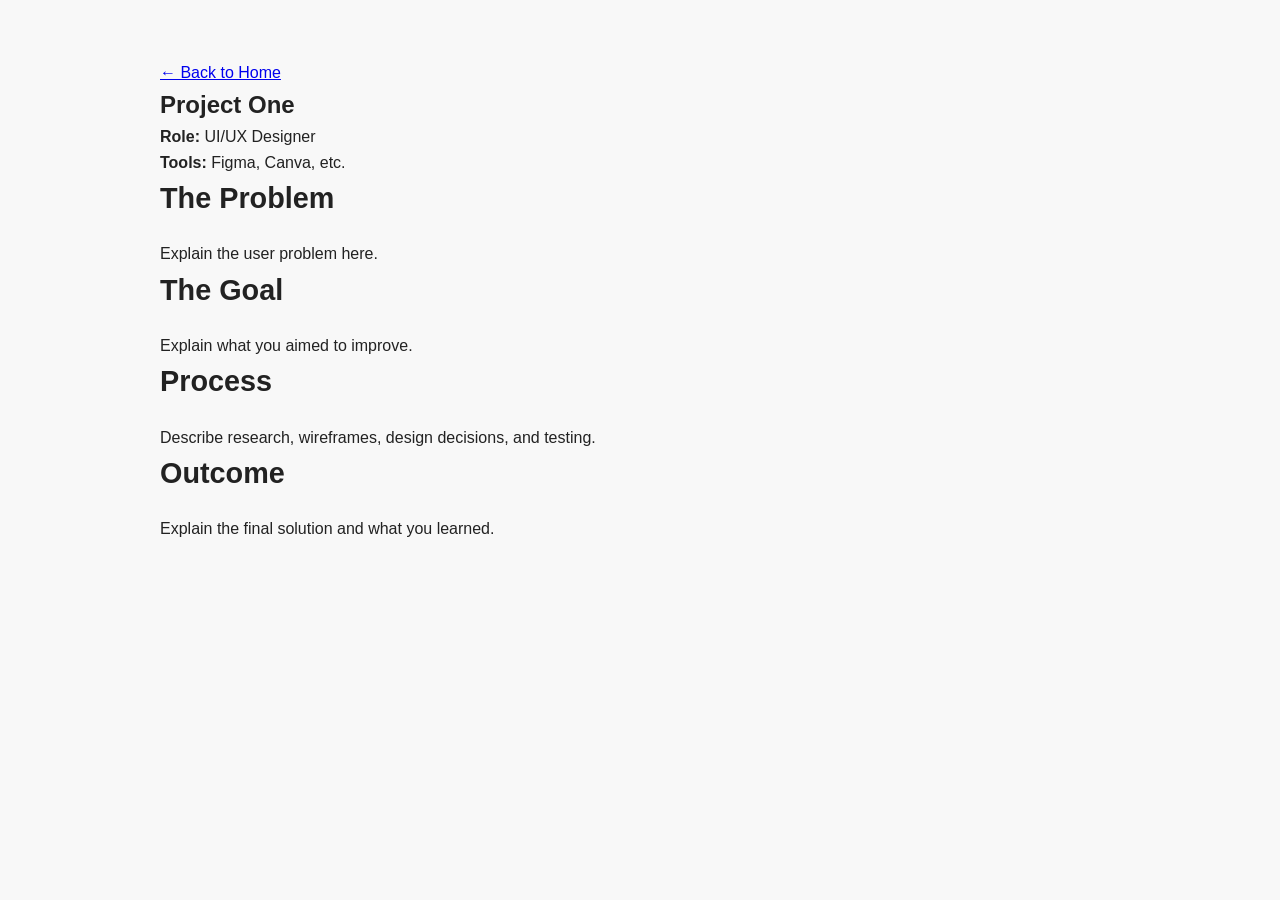
<file: projects/project1.html>
<!DOCTYPE html>
<html lang="en">
<head>
  <meta charset="UTF-8" />
  <meta name="viewport" content="width=device-width, initial-scale=1.0" />
  <title>Project One | Your Name</title>
  <link rel="stylesheet" href="../style.css" />
</head>
<body>
  <main class="section">
    <p><a href="../index.html">← Back to Home</a></p>
    <h2>Project One</h2>
    <p><strong>Role:</strong> UI/UX Designer</p>
    <p><strong>Tools:</strong> Figma, Canva, etc.</p>

    <h3>The Problem</h3>
    <p>Explain the user problem here.</p>

    <h3>The Goal</h3>
    <p>Explain what you aimed to improve.</p>

    <h3>Process</h3>
    <p>Describe research, wireframes, design decisions, and testing.</p>

    <h3>Outcome</h3>
    <p>Explain the final solution and what you learned.</p>
  </main>
</body>
</html>
</file>
<file: style.css>
* {
  margin: 0;
  padding: 0;
  box-sizing: border-box;
}

body {
  font-family: Arial, sans-serif;
  line-height: 1.6;
  color: #222;
  background: #f8f8f8;
}

header {
  background: white;
  border-bottom: 1px solid #ddd;
  position: sticky;
  top: 0;
}

.navbar {
  max-width: 1000px;
  margin: 0 auto;
  padding: 16px 20px;
  display: flex;
  justify-content: space-between;
  align-items: center;
}

.navbar ul {
  display: flex;
  gap: 16px;
  list-style: none;
}

.navbar a {
  text-decoration: none;
  color: #222;
}

.hero {
  max-width: 1000px;
  margin: 80px auto;
  padding: 0 20px;
}

.hero h2 {
  font-size: 2.5rem;
  margin: 12px 0;
}

.hero p {
  max-width: 650px;
  margin-bottom: 20px;
}

.tag {
  color: #666;
  font-size: 0.95rem;
}

.button {
  display: inline-block;
  background: #222;
  color: white;
  padding: 12px 20px;
  text-decoration: none;
  border-radius: 8px;
}

.section {
  max-width: 1000px;
  margin: 60px auto;
  padding: 0 20px;
}

.section h3 {
  margin-bottom: 20px;
  font-size: 1.8rem;
}

.project-card {
  background: white;
  padding: 20px;
  margin-bottom: 16px;
  border-radius: 12px;
  border: 1px solid #ddd;
}

.project-card h4 {
  margin-bottom: 8px;
}

footer {
  text-align: center;
  padding: 30px 20px;
  color: #666;
}
</file>
